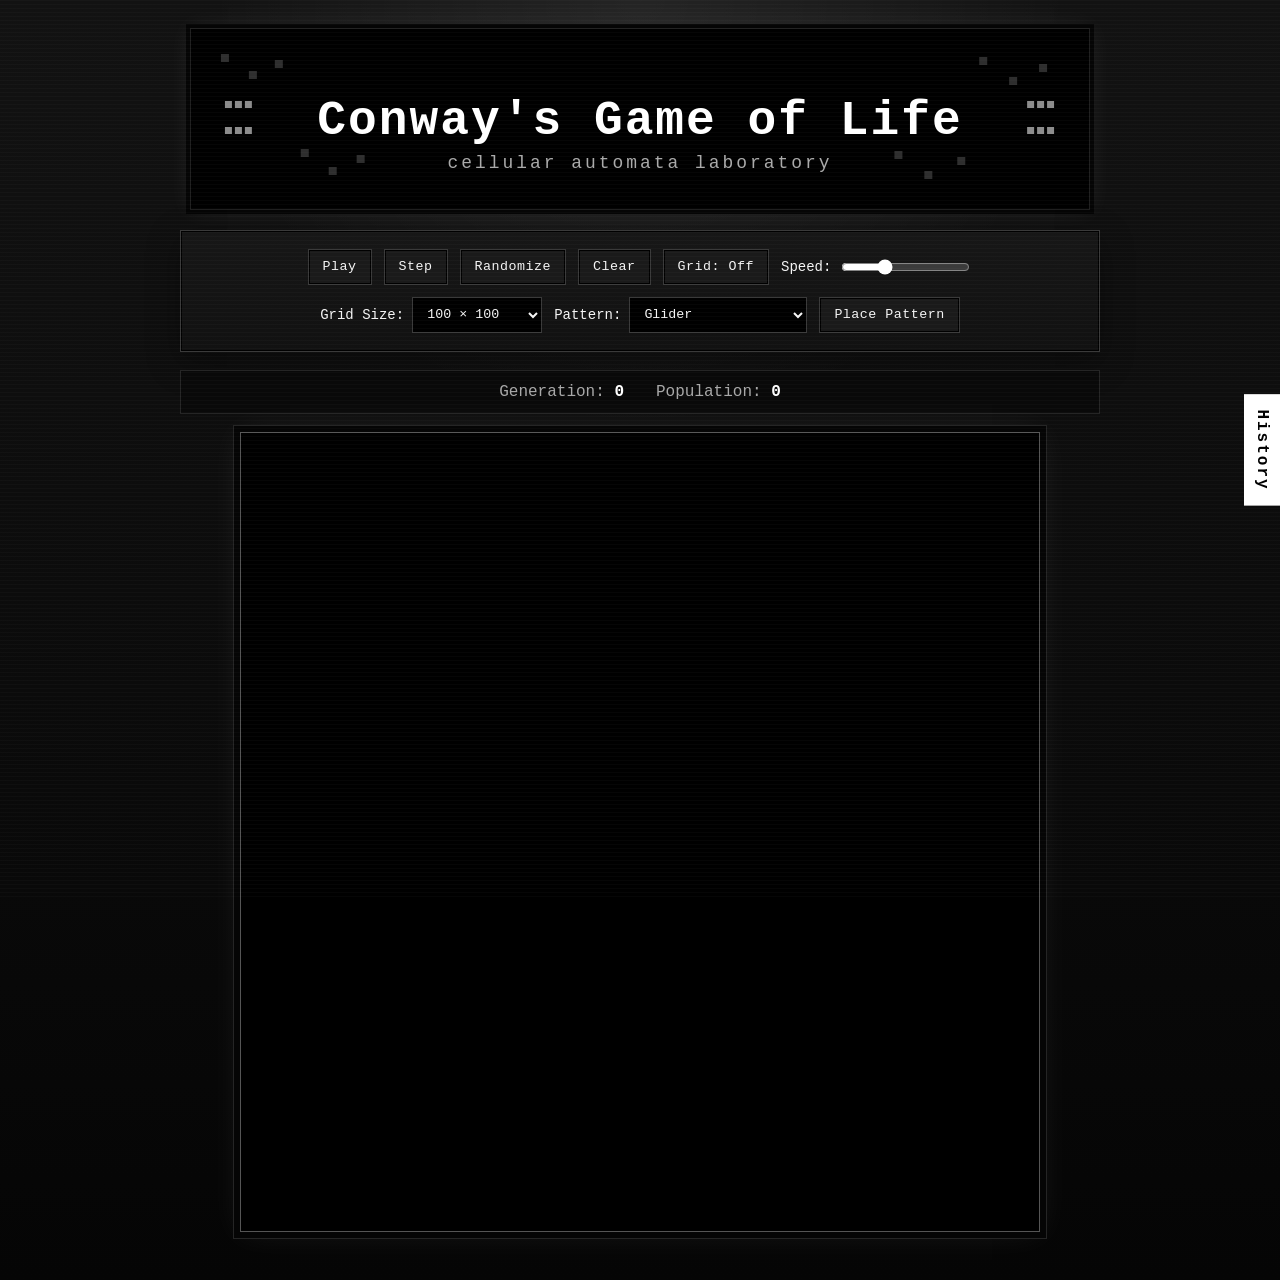
<file: index.html>
<!DOCTYPE html>
<html lang="en">
<head>
  <link rel="icon" type="image/svg+xml" href="favicon.svg" />
  <meta charset="UTF-8" />
  <meta name="viewport" content="width=device-width, initial-scale=1.0" />

  <link rel="stylesheet" href="style.css" />
</head>
<body>
  <main class="app">
    <img class="title-image" src="title.svg" alt="Conway's Game of Life" />

    <section class="controls">
      <button id="playPauseButton">Play</button>
      <button id="stepButton">Step</button>
      <button id="randomButton">Randomize</button>
      <button id="clearButton">Clear</button>
      <button id="gridToggleButton">Grid: Off</button>

      <label>
        Speed:
        <input id="speedSlider" type="range" min="1" max="30" value="10" />
      </label>
      <label>
        Grid Size:
        <select id="gridSizeSelect">
          <option value="100">100 × 100</option>
          <option value="250">250 × 250</option>
          <option value="500">500 × 500</option>
          <option value="1000">1000 × 1000</option>
        </select>
      </label>
      <label>
        Pattern:
        <select id="patternSelect">
          <option value="glider">Glider</option>
          <option value="blinker">Blinker</option>
          <option value="pulsar">Pulsar</option>
          <option value="gosper">Gosper Glider Gun</option>
        </select>
      </label>

      <button id="placePatternButton">Place Pattern</button>
          </section>

    <section class="stats">
      <span>Generation: <strong id="generationText">0</strong></span>
      <span>
        Popu<span id="lauraEasterEggButton" class="secret-la-button">la</span>tion:
        <strong id="populationText">0</strong>
      </span>
    </section>

    <canvas id="gameCanvas" width="800" height="800"></canvas>
  </main>
  
  <a class="history-side-button" href="history.html">History</a>
  <script src="script.js"></script>
</body>
</html>
</file>
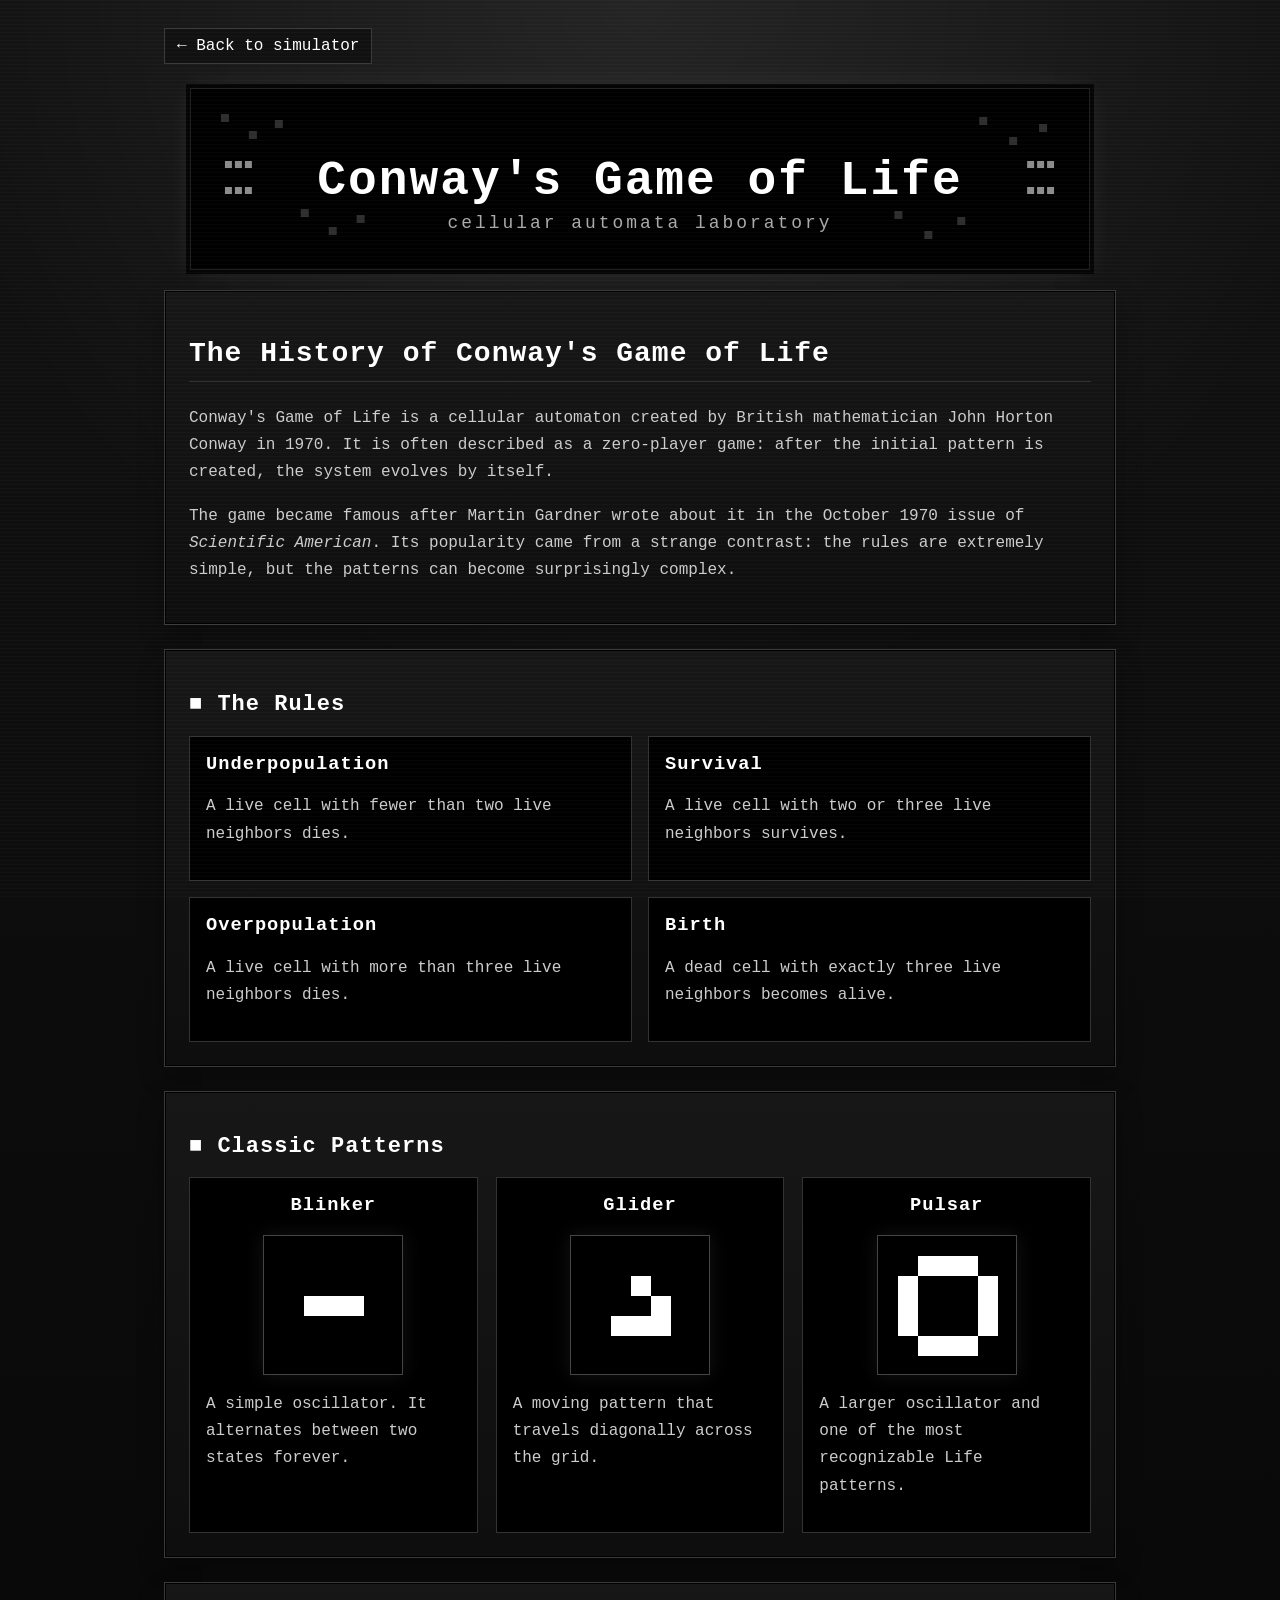
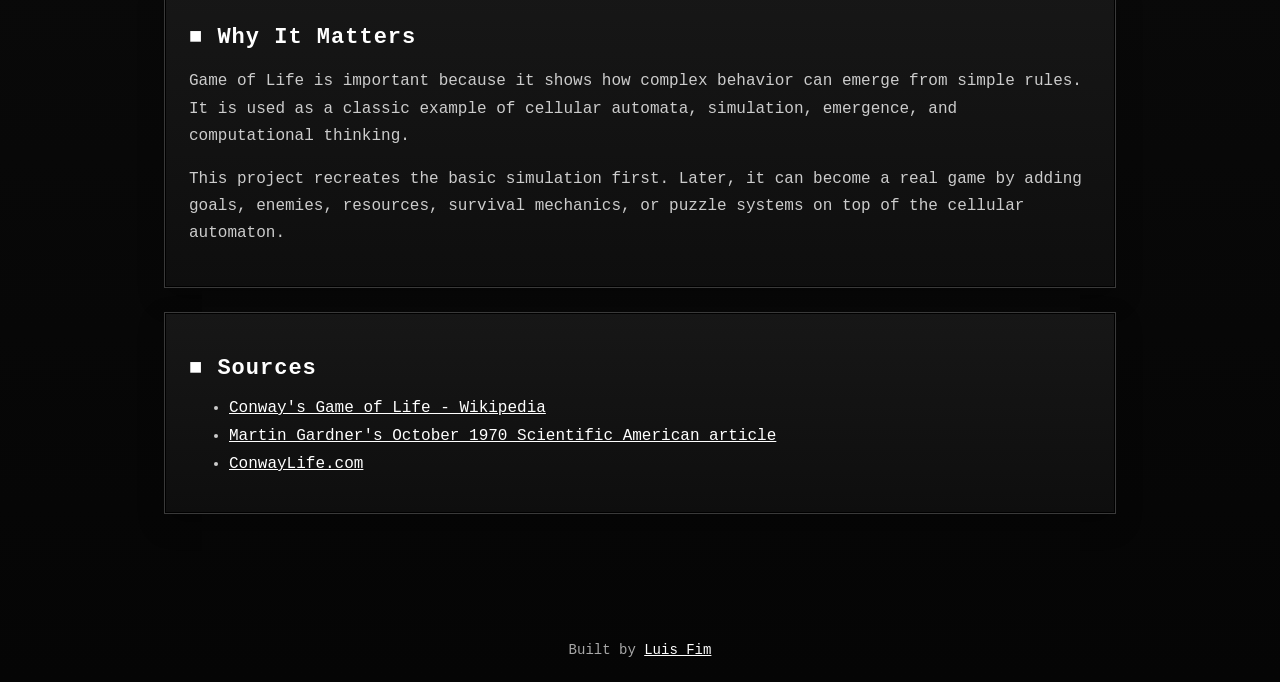
<file: history.html>
<!DOCTYPE html>
<html lang="en">
<head>
  <meta charset="UTF-8" />
  <meta name="viewport" content="width=device-width, initial-scale=1.0" />

  <title>History - Conway's Game of Life</title>

  <link rel="icon" type="image/svg+xml" href="favicon.svg" />
  <link rel="stylesheet" href="style.css" />
</head>
<body>
  <main class="history-page">
    <a class="back-link" href="index.html">← Back to simulator</a>

    <img class="title-image" src="title.svg" alt="Conway's Game of Life" />

    <section class="history-section">
      <h1>The History of Conway's Game of Life</h1>

      <p>
        Conway's Game of Life is a cellular automaton created by British mathematician
        John Horton Conway in 1970. It is often described as a zero-player game:
        after the initial pattern is created, the system evolves by itself.
      </p>

      <p>
        The game became famous after Martin Gardner wrote about it in the October 1970
        issue of <em>Scientific American</em>. Its popularity came from a strange
        contrast: the rules are extremely simple, but the patterns can become surprisingly
        complex.
      </p>
    </section>

    <section class="history-section">
      <h2>The Rules</h2>

      <div class="rule-grid">
        <article>
          <h3>Underpopulation</h3>
          <p>A live cell with fewer than two live neighbors dies.</p>
        </article>

        <article>
          <h3>Survival</h3>
          <p>A live cell with two or three live neighbors survives.</p>
        </article>

        <article>
          <h3>Overpopulation</h3>
          <p>A live cell with more than three live neighbors dies.</p>
        </article>

        <article>
          <h3>Birth</h3>
          <p>A dead cell with exactly three live neighbors becomes alive.</p>
        </article>
      </div>
    </section>

    <section class="history-section">
      <h2>Classic Patterns</h2>

      <div class="pattern-gallery">
        <article class="pattern-card">
          <h3>Blinker</h3>
          <div class="life-pattern blinker-pattern" aria-label="Blinker pattern"></div>
          <p>
            A simple oscillator. It alternates between two states forever.
          </p>
        </article>

        <article class="pattern-card">
          <h3>Glider</h3>
          <div class="life-pattern glider-pattern" aria-label="Glider pattern"></div>
          <p>
            A moving pattern that travels diagonally across the grid.
          </p>
        </article>

        <article class="pattern-card">
          <h3>Pulsar</h3>
          <div class="life-pattern pulsar-pattern" aria-label="Pulsar pattern"></div>
          <p>
            A larger oscillator and one of the most recognizable Life patterns.
          </p>
        </article>
      </div>
    </section>

    <section class="history-section">
      <h2>Why It Matters</h2>

      <p>
        Game of Life is important because it shows how complex behavior can emerge
        from simple rules. It is used as a classic example of cellular automata,
        simulation, emergence, and computational thinking.
      </p>

      <p>
        This project recreates the basic simulation first. Later, it can become a
        real game by adding goals, enemies, resources, survival mechanics, or puzzle
        systems on top of the cellular automaton.
      </p>
    </section>

    <section class="history-section sources">
      <h2>Sources</h2>

      <ul>
        <li>
          <a href="https://en.wikipedia.org/wiki/Conway%27s_Game_of_Life" target="_blank" rel="noopener">
            Conway's Game of Life - Wikipedia
          </a>
        </li>
        <li>
          <a href="https://www.ibiblio.org/lifepatterns/october1970.html" target="_blank" rel="noopener">
            Martin Gardner's October 1970 Scientific American article
          </a>
        </li>
        <li>
          <a href="https://conwaylife.com/" target="_blank" rel="noopener">
            ConwayLife.com
          </a>
        </li>
      </ul>
    </section>
  </main>

  <footer class="page-footer">
    Built by
    <a href="https://github.com/luisfim" target="_blank" rel="noopener">
      Luis Fim
    </a>
  </footer>
</body>
</html>
</file>
<file: style.css>
* {
  box-sizing: border-box;
}

:root {
  --bg: #0a0a0a;
  --panel: #111111;
  --panel-light: #171717;
  --border: #3a3a3a;
  --border-bright: #ffffff;
  --text: #f5f5f5;
  --muted: #a8a8a8;
  --dim: #666666;
  --canvas-bg: #000000;
  --button-bg: #1a1a1a;
  --button-hover: #ffffff;
  --button-hover-text: #000000;
}

body {
  margin: 0;
  min-height: 100vh;
  background:
    radial-gradient(circle at top, rgba(255, 255, 255, 0.08), transparent 30%),
    linear-gradient(180deg, #121212 0%, #050505 100%);
  color: var(--text);
  font-family: "Courier New", Consolas, monospace;
}

/* Subtle scanline overlay */
body::before {
  content: "";
  position: fixed;
  inset: 0;
  pointer-events: none;
  background: repeating-linear-gradient(
    to bottom,
    rgba(255, 255, 255, 0.025),
    rgba(255, 255, 255, 0.025) 1px,
    transparent 1px,
    transparent 4px
  );
  z-index: 999;
}

.app {
  max-width: 1100px;
  margin: 0 auto;
  padding: 28px 24px 48px;
  text-align: center;
}

.title-image {
  display: block;
  width: min(900px, 100%);
  height: auto;
  margin: 0 auto 20px auto;
  image-rendering: pixelated;
  border: 1px solid #1f1f1f;
  box-shadow:
    0 0 0 4px #050505,
    0 0 24px rgba(255, 255, 255, 0.08);
}

.description {
  max-width: 720px;
  margin: 0 auto 24px;
  color: var(--muted);
  line-height: 1.6;
  font-size: 15px;
  letter-spacing: 0.5px;
}

.description::before {
  content: "> ";
  color: var(--text);
}

.controls {
  width: min(920px, 100%);
  margin: 0 auto 18px;
  padding: 18px;
  display: flex;
  justify-content: center;
  align-items: center;
  gap: 12px;
  flex-wrap: wrap;

  background:
    linear-gradient(180deg, var(--panel-light), var(--panel));
  border: 1px solid var(--border);
  box-shadow:
    inset 0 0 0 1px #000000,
    0 10px 30px rgba(0, 0, 0, 0.35);
}

button,
select {
  font-family: "Courier New", Consolas, monospace;
}

button {
  background: var(--button-bg);
  color: var(--text);
  border: 1px solid var(--border);
  padding: 9px 14px;
  cursor: pointer;
  min-height: 36px;
  letter-spacing: 0.5px;
  box-shadow: inset 0 0 0 1px #000000;
}

button:hover {
  background: var(--button-hover);
  color: var(--button-hover-text);
  border-color: var(--border-bright);
}

button:active {
  transform: translateY(1px);
}

label {
  display: flex;
  align-items: center;
  gap: 8px;
  color: var(--text);
  font-size: 14px;
}

select {
  background: #000000;
  color: var(--text);
  border: 1px solid var(--border);
  padding: 8px 10px;
  min-height: 36px;
}

select:focus,
button:focus,
input:focus {
  outline: 1px solid #ffffff;
  outline-offset: 2px;
}

input[type="range"] {
  accent-color: #ffffff;
}

.stats {
  width: min(920px, 100%);
  margin: 0 auto 18px;
  padding: 12px 18px;

  display: flex;
  justify-content: center;
  gap: 32px;
  flex-wrap: wrap;

  color: var(--muted);
  background: #090909;
  border: 1px solid #252525;
}

.stats strong {
  color: #ffffff;
  font-weight: bold;
}

canvas {
  display: block;
  width: min(800px, 100%);
  height: auto;
  margin: 0 auto;

  background: var(--canvas-bg);
  border: 1px solid #555555;
  image-rendering: pixelated;

  box-shadow:
    0 0 0 6px #050505,
    0 0 0 7px #252525,
    0 0 32px rgba(255, 255, 255, 0.08);
}

/* Side history button */
.history-side-button {
  position: fixed;
  right: 0;
  top: 50%;
  transform: translateY(-50%);
  writing-mode: vertical-rl;
  text-orientation: mixed;

  background: #ffffff;
  color: #000000;
  border: 1px solid #ffffff;

  padding: 14px 8px;
  font-family: "Courier New", Consolas, monospace;
  font-weight: bold;
  text-decoration: none;
  letter-spacing: 2px;

  z-index: 20;
}

.history-side-button:hover {
  background: #000000;
  color: #ffffff;
}

/* Footer */
.page-footer {
  margin-top: 32px;
  padding: 24px;
  color: var(--muted);
  font-size: 14px;
  text-align: center;
}

.page-footer a {
  color: #ffffff;
}

/* History page */
.history-page {
  max-width: 1000px;
  margin: 0 auto;
  padding: 28px 24px 48px;
}

.back-link {
  display: inline-block;
  margin-bottom: 24px;
  color: #ffffff;
  font-family: "Courier New", Consolas, monospace;
  text-decoration: none;
  border: 1px solid var(--border);
  padding: 8px 12px;
  background: #111111;
}

.back-link:hover {
  background: #ffffff;
  color: #000000;
}

.history-section {
  background:
    linear-gradient(180deg, #171717, #0e0e0e);
  border: 1px solid var(--border);
  padding: 24px;
  margin-bottom: 24px;
  text-align: left;
  box-shadow:
    inset 0 0 0 1px #000000,
    0 10px 24px rgba(0, 0, 0, 0.3);
}

.history-section h1,
.history-section h2,
.history-section h3 {
  font-family: "Courier New", Consolas, monospace;
  color: #ffffff;
  letter-spacing: 1px;
}

.history-section h1 {
  font-size: 28px;
  border-bottom: 1px solid #333333;
  padding-bottom: 12px;
}

.history-section h2 {
  font-size: 22px;
}

.history-section h2::before {
  content: "■ ";
  color: #ffffff;
}

.history-section p {
  color: #cccccc;
  line-height: 1.7;
}

.rule-grid {
  display: grid;
  grid-template-columns: repeat(2, minmax(0, 1fr));
  gap: 16px;
}

.rule-grid article {
  border: 1px solid #333333;
  padding: 16px;
  background: #000000;
}

.rule-grid article h3 {
  margin-top: 0;
}

.pattern-gallery {
  display: grid;
  grid-template-columns: repeat(3, minmax(0, 1fr));
  gap: 18px;
}

.pattern-card {
  background: #000000;
  border: 1px solid #333333;
  padding: 16px;
}

.pattern-card h3 {
  margin-top: 0;
  text-align: center;
}

.life-pattern {
  width: 140px;
  height: 140px;
  margin: 16px auto;
  background-color: #000000;
  border: 1px solid #444444;
  image-rendering: pixelated;
  box-shadow:
    inset 0 0 0 1px #000000,
    0 0 18px rgba(255, 255, 255, 0.08);
}

.blinker-pattern {
  background-image:
    linear-gradient(#fff, #fff),
    linear-gradient(#fff, #fff),
    linear-gradient(#fff, #fff);
  background-repeat: no-repeat;
  background-size:
    20px 20px,
    20px 20px,
    20px 20px;
  background-position:
    40px 60px,
    60px 60px,
    80px 60px;
}

.glider-pattern {
  background-image:
    linear-gradient(#fff, #fff),
    linear-gradient(#fff, #fff),
    linear-gradient(#fff, #fff),
    linear-gradient(#fff, #fff),
    linear-gradient(#fff, #fff);
  background-repeat: no-repeat;
  background-size:
    20px 20px,
    20px 20px,
    20px 20px,
    20px 20px,
    20px 20px;
  background-position:
    60px 40px,
    80px 60px,
    40px 80px,
    60px 80px,
    80px 80px;
}

.pulsar-pattern {
  background-image:
    linear-gradient(#fff, #fff),
    linear-gradient(#fff, #fff),
    linear-gradient(#fff, #fff),
    linear-gradient(#fff, #fff),
    linear-gradient(#fff, #fff),
    linear-gradient(#fff, #fff),
    linear-gradient(#fff, #fff),
    linear-gradient(#fff, #fff),
    linear-gradient(#fff, #fff),
    linear-gradient(#fff, #fff),
    linear-gradient(#fff, #fff),
    linear-gradient(#fff, #fff);
  background-repeat: no-repeat;
  background-size:
    20px 20px,
    20px 20px,
    20px 20px,
    20px 20px,
    20px 20px,
    20px 20px,
    20px 20px,
    20px 20px,
    20px 20px,
    20px 20px,
    20px 20px,
    20px 20px;
  background-position:
    40px 20px,
    60px 20px,
    80px 20px,
    40px 100px,
    60px 100px,
    80px 100px,
    20px 40px,
    20px 60px,
    20px 80px,
    100px 40px,
    100px 60px,
    100px 80px;
}

.sources a {
  color: #ffffff;
}

.sources li {
  margin-bottom: 10px;
  color: #cccccc;
}

/* Responsive */
@media (max-width: 760px) {
  .app,
  .history-page {
    padding: 18px 14px 40px;
  }

  .controls {
    align-items: stretch;
  }

  button,
  select,
  label {
    width: 100%;
    justify-content: center;
  }

  label {
    flex-wrap: wrap;
  }

  .stats {
    gap: 14px;
  }

  .rule-grid,
  .pattern-gallery {
    grid-template-columns: 1fr;
  }

  .history-side-button {
    top: auto;
    right: 16px;
    bottom: 16px;
    transform: none;
    writing-mode: horizontal-tb;
  }

  /* Final visual polish */

  @media (max-width: 760px) {
  .history-side-button:hover {
    transform: none;
  }
}

::selection {
  background: #ffffff;
  color: #000000;
}

.app::before {
  content: "SYSTEM: CELLULAR AUTOMATA SIMULATION ONLINE";
  display: block;
  width: min(920px, 100%);
  margin: 0 auto 14px;
  padding: 8px 12px;

  color: #888888;
  font-size: 12px;
  letter-spacing: 2px;
  text-align: left;

  background: #050505;
  border: 1px solid #222222;
  box-shadow: inset 0 0 0 1px #000000;
}

.title-image {
  filter: drop-shadow(0 0 10px rgba(255, 255, 255, 0.12));
  transition: filter 0.25s ease, transform 0.25s ease;
}

.title-image:hover {
  filter: drop-shadow(0 0 18px rgba(255, 255, 255, 0.22));
  transform: scale(1.005);
}

.controls {
  position: relative;
}

.controls::before {
  content: "CONTROL PANEL";
  position: absolute;
  top: -11px;
  left: 18px;

  padding: 2px 8px;
  background: #111111;
  color: #999999;

  font-size: 11px;
  letter-spacing: 2px;
  border: 1px solid #333333;
}

button,
select,
input[type="range"] {
  transition:
    background 0.18s ease,
    color 0.18s ease,
    border-color 0.18s ease,
    transform 0.08s ease,
    box-shadow 0.18s ease;
}

button:hover {
  box-shadow:
    inset 0 0 0 1px #000000,
    0 0 14px rgba(255, 255, 255, 0.12);
}

select:hover {
  border-color: #ffffff;
}

input[type="range"] {
  cursor: pointer;
}

.stats {
  position: relative;
  overflow: hidden;
}

.stats::after {
  content: "";
  position: absolute;
  inset: 0;
  pointer-events: none;

  background: linear-gradient(
    90deg,
    transparent,
    rgba(255, 255, 255, 0.04),
    transparent
  );

  transform: translateX(-100%);
  animation: panel-scan 4s linear infinite;
}

canvas {
  transition:
    border-color 0.2s ease,
    box-shadow 0.2s ease;
}

canvas:hover {
  border-color: #ffffff;
  box-shadow:
    0 0 0 6px #050505,
    0 0 0 7px #ffffff,
    0 0 36px rgba(255, 255, 255, 0.16);
}

.history-side-button {
  transition:
    background 0.18s ease,
    color 0.18s ease,
    transform 0.18s ease;
}

.history-side-button:hover {
  transform: translateY(-50%) translateX(-4px);
}

.history-section {
  position: relative;
}

.history-section::before {
  content: "";
  position: absolute;
  top: 0;
  left: 0;

  width: 100%;
  height: 2px;

  background: linear-gradient(
    90deg,
    transparent,
    rgba(255, 255, 255, 0.7),
    transparent
  );
}

@keyframes panel-scan {
  from {
    transform: translateX(-100%);
  }

  to {
    transform: translateX(100%);
  }
}

@media (prefers-reduced-motion: reduce) {
  .stats::after {
    animation: none;
  }

  button,
  select,
  input[type="range"],
  canvas,
  .title-image,
  .history-side-button {
    transition: none;
  }
}

  .secret-la-button {
  all: unset;
  display: inline;
  color: inherit;
  font: inherit;
  cursor: default;
}
  
/* Easter Egg */
.secret-la-button {
  color: inherit;
  font: inherit;
  display: inline;
  cursor: inherit;
  background: none;
  border: none;
  padding: 0;
  margin: 0;
}

.secret-la-button:hover {
  color: inherit;
  text-shadow: none;
}
</file>
